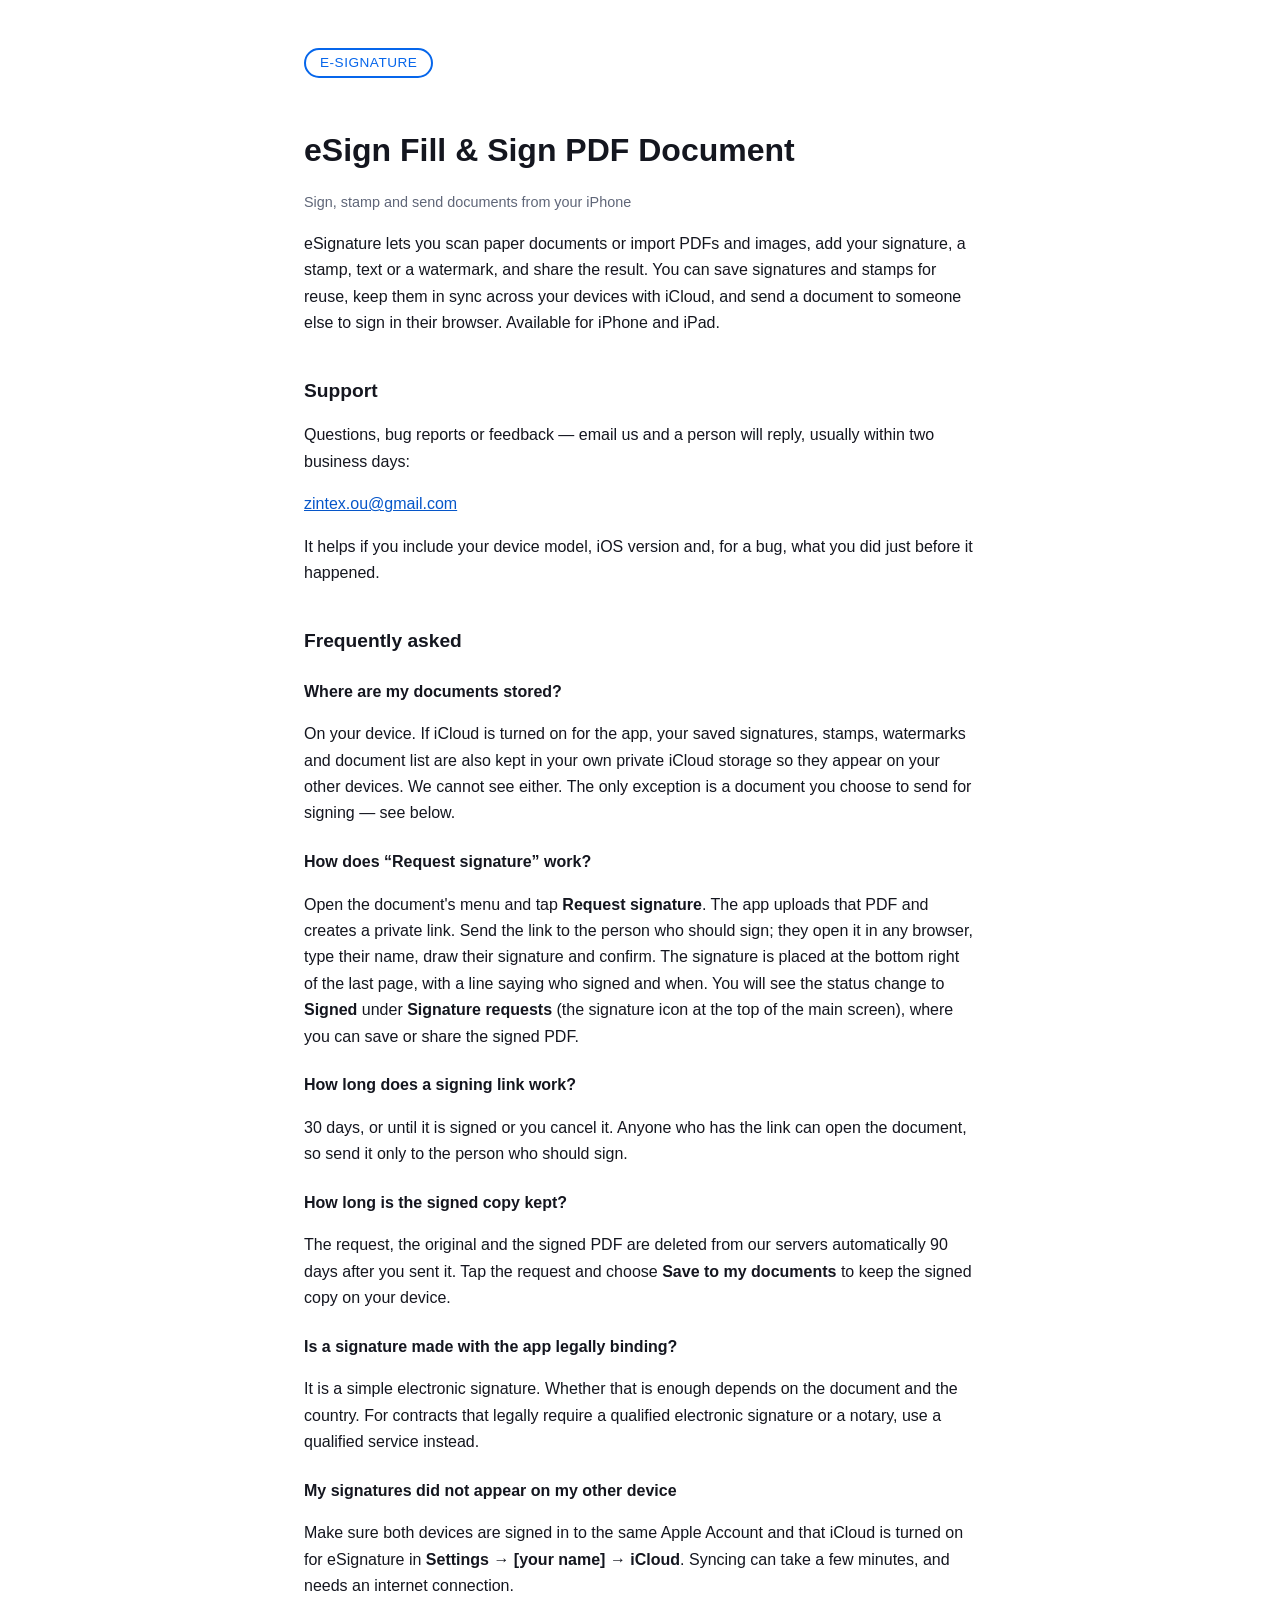
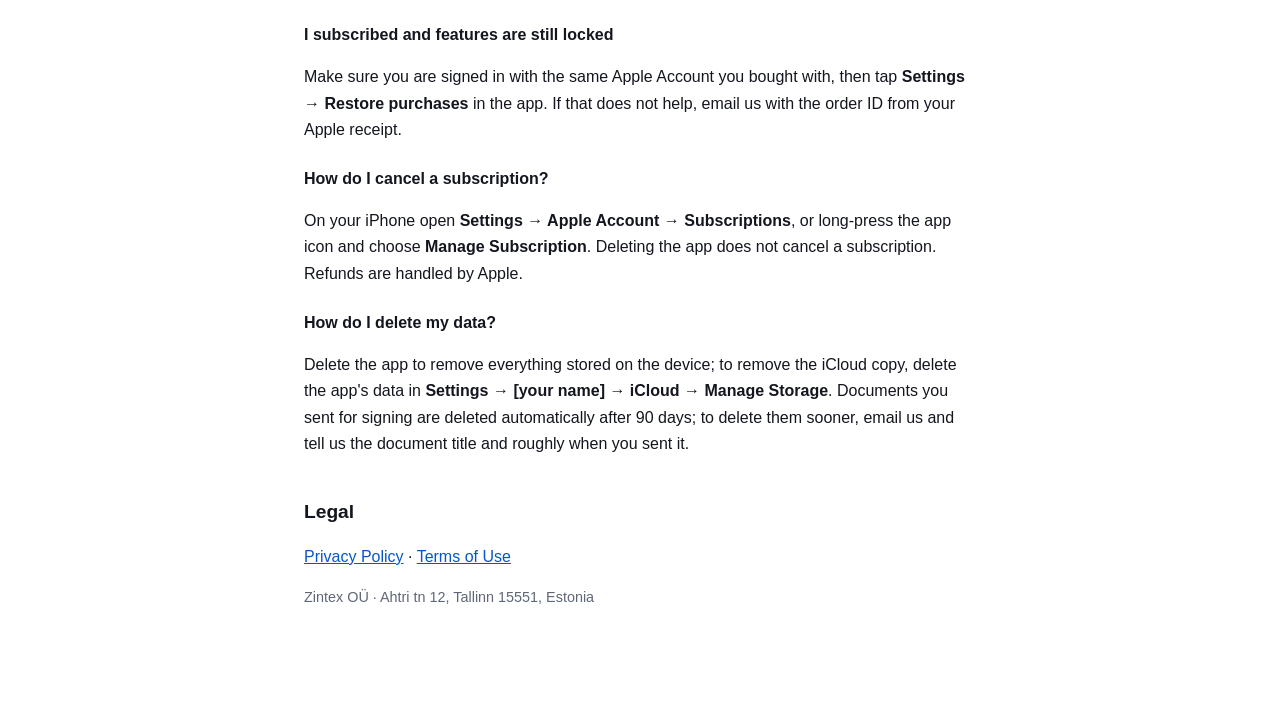
<file: index.html>
<!doctype html>
<html lang="en">
<head>
<meta charset="utf-8">
<meta name="viewport" content="width=device-width, initial-scale=1">
<title>eSignature — Support</title>
<link rel="stylesheet" href="style.css">
</head>
<body>
<div class="badge">E-SIGNATURE</div>
<h1>eSign Fill &amp; Sign PDF Document</h1>
<p class="muted">Sign, stamp and send documents from your iPhone</p>
<p>eSignature lets you scan paper documents or import PDFs and images, add your signature, a stamp, text or a watermark, and share the result. You can save signatures and stamps for reuse, keep them in sync across your devices with iCloud, and send a document to someone else to sign in their browser. Available for iPhone and iPad.</p>

<h2>Support</h2>
<p>Questions, bug reports or feedback — email us and a person will reply, usually within two business days:</p>
<p><a href="mailto:zintex.ou@gmail.com">zintex.ou@gmail.com</a></p>
<p>It helps if you include your device model, iOS version and, for a bug, what you did just before it happened.</p>

<h2>Frequently asked</h2>

<h3>Where are my documents stored?</h3>
<p>On your device. If iCloud is turned on for the app, your saved signatures, stamps, watermarks and document list are also kept in your own private iCloud storage so they appear on your other devices. We cannot see either. The only exception is a document you choose to send for signing — see below.</p>

<h3>How does “Request signature” work?</h3>
<p>Open the document's menu and tap <strong>Request signature</strong>. The app uploads that PDF and creates a private link. Send the link to the person who should sign; they open it in any browser, type their name, draw their signature and confirm. The signature is placed at the bottom right of the last page, with a line saying who signed and when. You will see the status change to <strong>Signed</strong> under <strong>Signature requests</strong> (the signature icon at the top of the main screen), where you can save or share the signed PDF.</p>

<h3>How long does a signing link work?</h3>
<p>30 days, or until it is signed or you cancel it. Anyone who has the link can open the document, so send it only to the person who should sign.</p>

<h3>How long is the signed copy kept?</h3>
<p>The request, the original and the signed PDF are deleted from our servers automatically 90 days after you sent it. Tap the request and choose <strong>Save to my documents</strong> to keep the signed copy on your device.</p>

<h3>Is a signature made with the app legally binding?</h3>
<p>It is a simple electronic signature. Whether that is enough depends on the document and the country. For contracts that legally require a qualified electronic signature or a notary, use a qualified service instead.</p>

<h3>My signatures did not appear on my other device</h3>
<p>Make sure both devices are signed in to the same Apple Account and that iCloud is turned on for eSignature in <strong>Settings → [your name] → iCloud</strong>. Syncing can take a few minutes, and needs an internet connection.</p>

<h3>I subscribed and features are still locked</h3>
<p>Make sure you are signed in with the same Apple Account you bought with, then tap <strong>Settings → Restore purchases</strong> in the app. If that does not help, email us with the order ID from your Apple receipt.</p>

<h3>How do I cancel a subscription?</h3>
<p>On your iPhone open <strong>Settings → Apple Account → Subscriptions</strong>, or long-press the app icon and choose <strong>Manage Subscription</strong>. Deleting the app does not cancel a subscription. Refunds are handled by Apple.</p>

<h3>How do I delete my data?</h3>
<p>Delete the app to remove everything stored on the device; to remove the iCloud copy, delete the app's data in <strong>Settings → [your name] → iCloud → Manage Storage</strong>. Documents you sent for signing are deleted automatically after 90 days; to delete them sooner, email us and tell us the document title and roughly when you sent it.</p>

<h2>Legal</h2>
<p><a href="privacy.html">Privacy Policy</a> · <a href="terms.html">Terms of Use</a></p>

<p class="muted">Zintex OÜ · Ahtri tn 12, Tallinn 15551, Estonia</p>
</body>
</html>
</file>
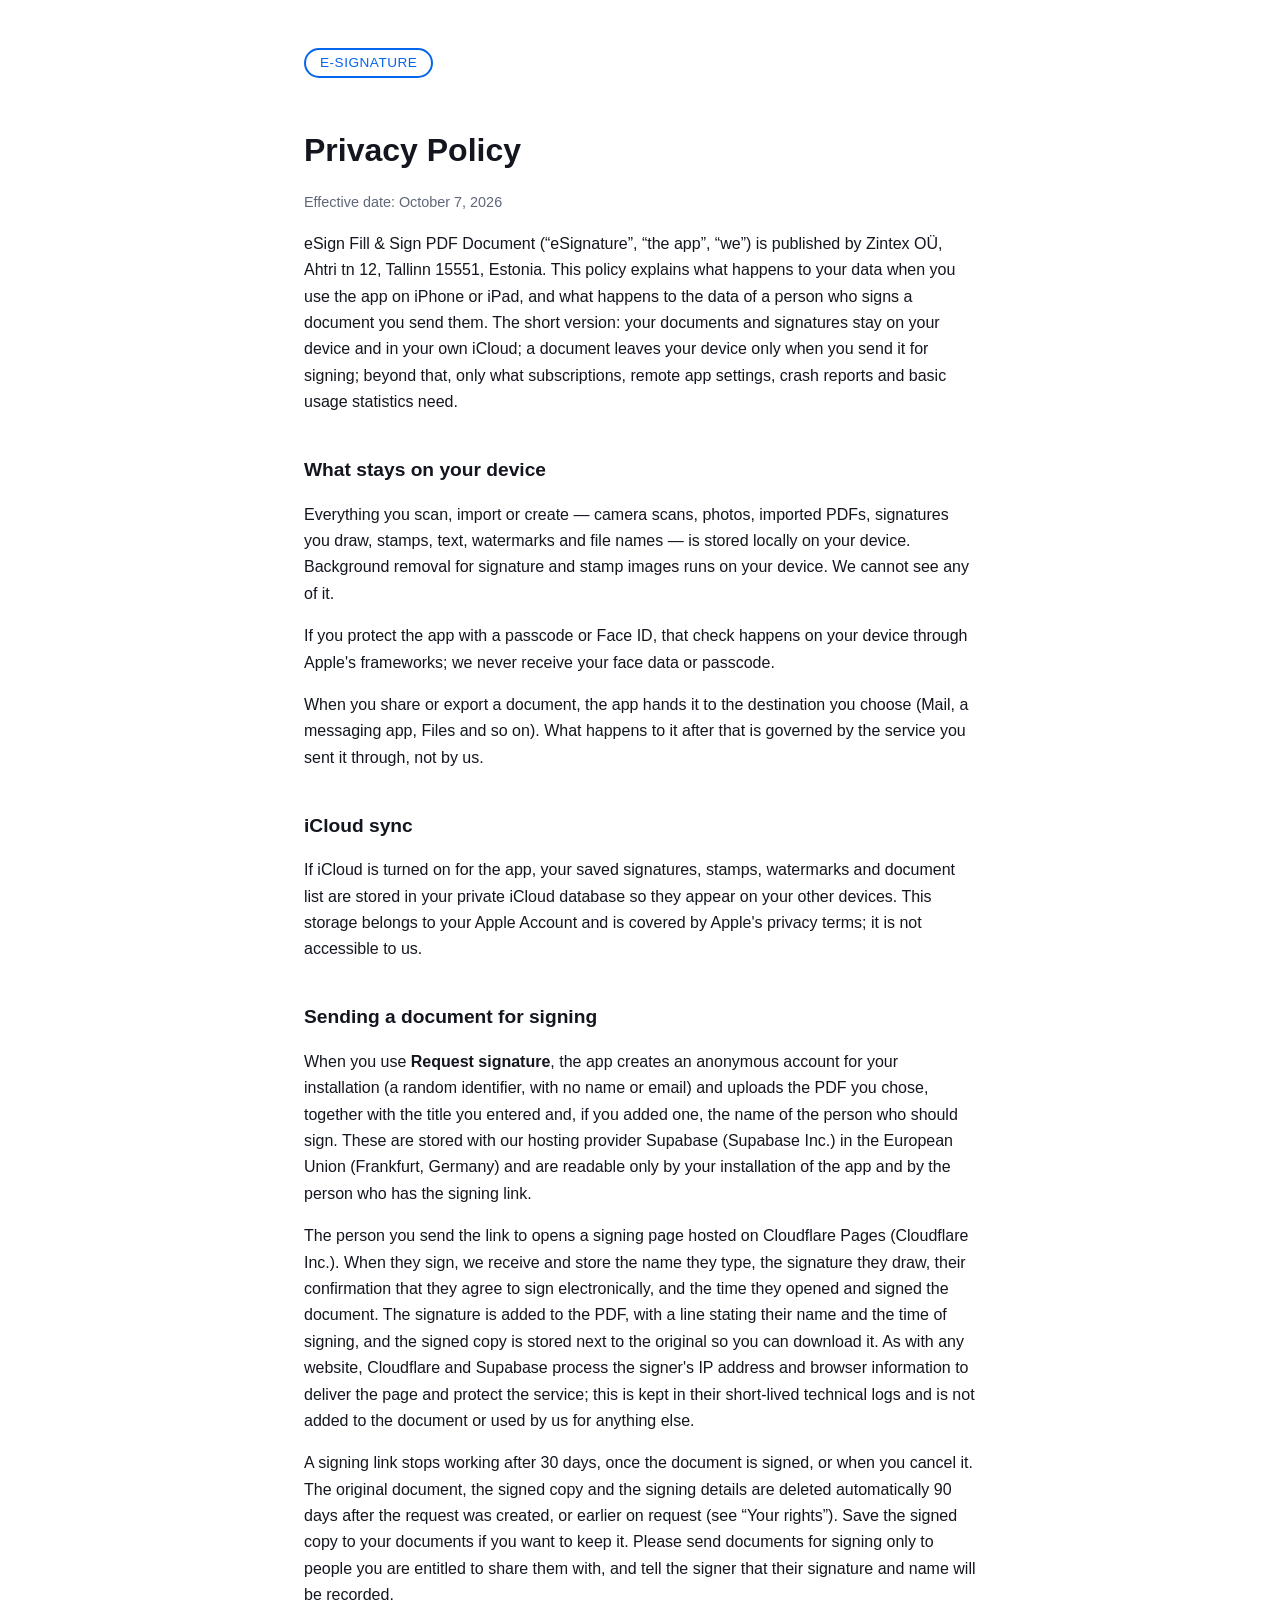
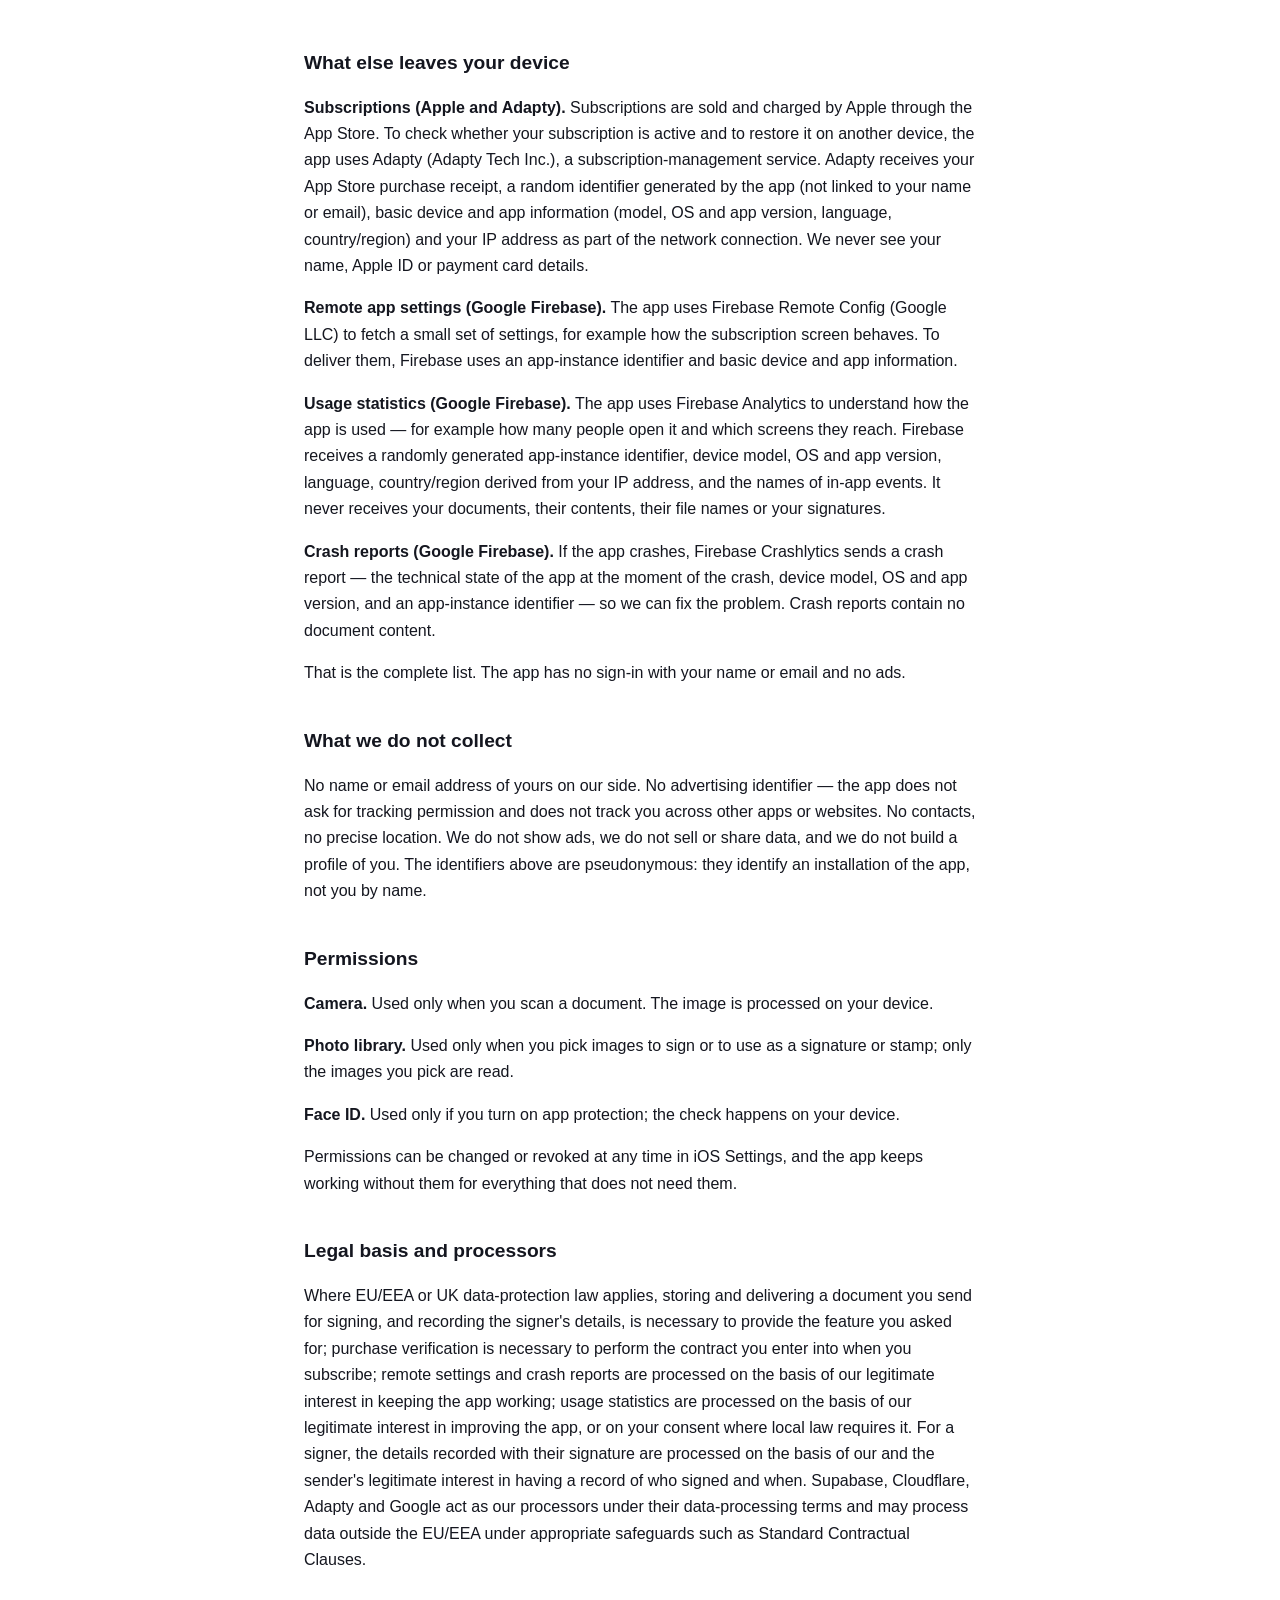
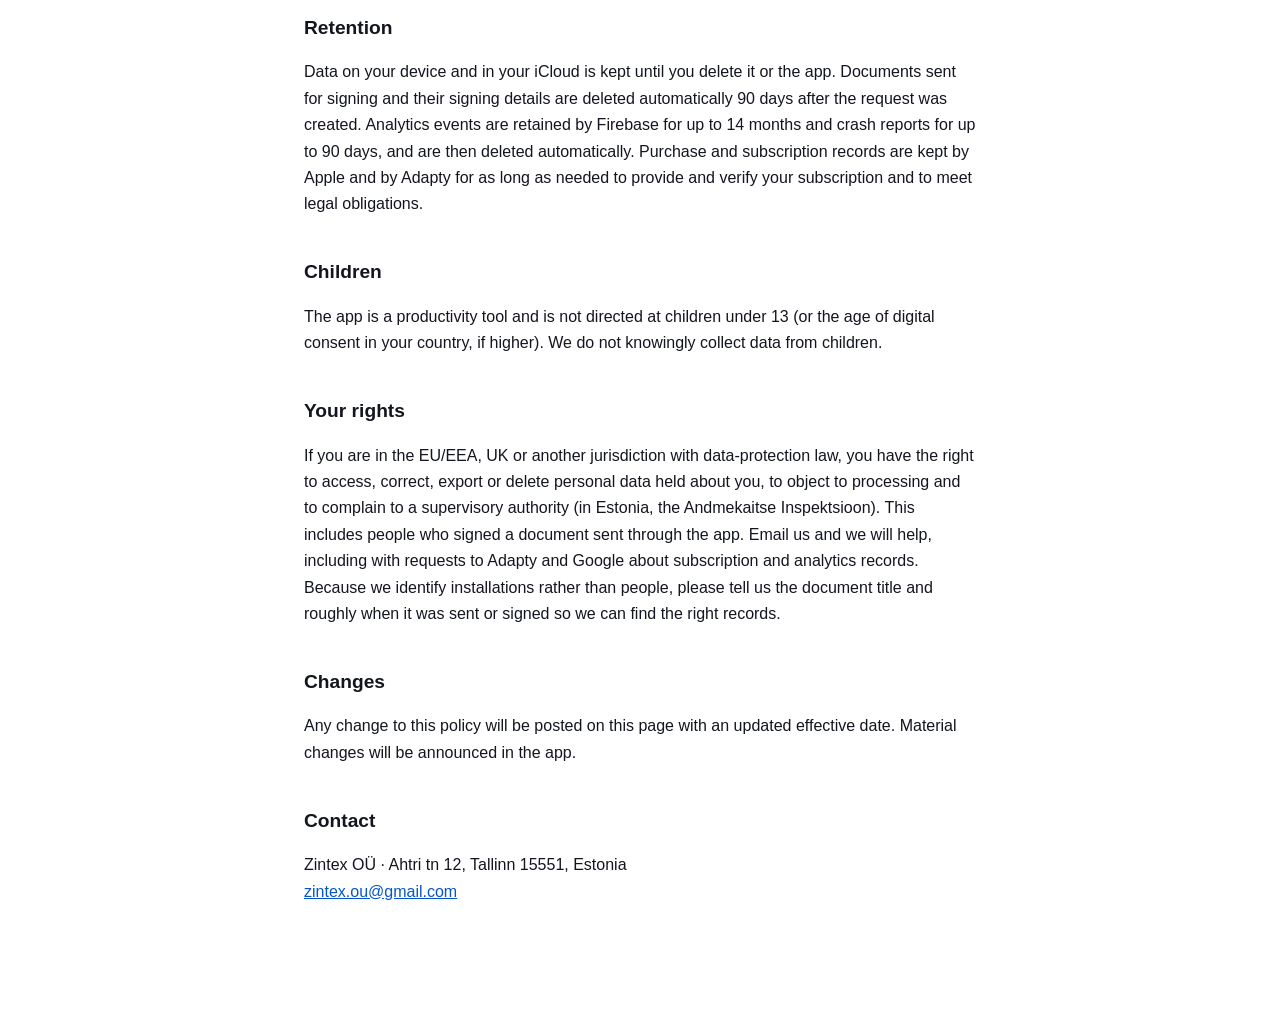
<file: privacy.html>
<!doctype html>
<html lang="en">
<head>
<meta charset="utf-8">
<meta name="viewport" content="width=device-width, initial-scale=1">
<title>eSignature — Privacy Policy</title>
<link rel="stylesheet" href="style.css">
</head>
<body>
<div class="badge">E-SIGNATURE</div>
<h1>Privacy Policy</h1>
<p class="muted">Effective date: October 7, 2026</p>

<p>eSign Fill &amp; Sign PDF Document (“eSignature”, “the app”, “we”) is published by Zintex OÜ, Ahtri tn 12, Tallinn 15551, Estonia. This policy explains what happens to your data when you use the app on iPhone or iPad, and what happens to the data of a person who signs a document you send them. The short version: your documents and signatures stay on your device and in your own iCloud; a document leaves your device only when you send it for signing; beyond that, only what subscriptions, remote app settings, crash reports and basic usage statistics need.</p>

<h2>What stays on your device</h2>
<p>Everything you scan, import or create — camera scans, photos, imported PDFs, signatures you draw, stamps, text, watermarks and file names — is stored locally on your device. Background removal for signature and stamp images runs on your device. We cannot see any of it.</p>
<p>If you protect the app with a passcode or Face ID, that check happens on your device through Apple's frameworks; we never receive your face data or passcode.</p>
<p>When you share or export a document, the app hands it to the destination you choose (Mail, a messaging app, Files and so on). What happens to it after that is governed by the service you sent it through, not by us.</p>

<h2>iCloud sync</h2>
<p>If iCloud is turned on for the app, your saved signatures, stamps, watermarks and document list are stored in your private iCloud database so they appear on your other devices. This storage belongs to your Apple Account and is covered by Apple's privacy terms; it is not accessible to us.</p>

<h2>Sending a document for signing</h2>
<p>When you use <strong>Request signature</strong>, the app creates an anonymous account for your installation (a random identifier, with no name or email) and uploads the PDF you chose, together with the title you entered and, if you added one, the name of the person who should sign. These are stored with our hosting provider Supabase (Supabase Inc.) in the European Union (Frankfurt, Germany) and are readable only by your installation of the app and by the person who has the signing link.</p>
<p>The person you send the link to opens a signing page hosted on Cloudflare Pages (Cloudflare Inc.). When they sign, we receive and store the name they type, the signature they draw, their confirmation that they agree to sign electronically, and the time they opened and signed the document. The signature is added to the PDF, with a line stating their name and the time of signing, and the signed copy is stored next to the original so you can download it. As with any website, Cloudflare and Supabase process the signer's IP address and browser information to deliver the page and protect the service; this is kept in their short-lived technical logs and is not added to the document or used by us for anything else.</p>
<p>A signing link stops working after 30 days, once the document is signed, or when you cancel it. The original document, the signed copy and the signing details are deleted automatically 90 days after the request was created, or earlier on request (see “Your rights”). Save the signed copy to your documents if you want to keep it. Please send documents for signing only to people you are entitled to share them with, and tell the signer that their signature and name will be recorded.</p>

<h2>What else leaves your device</h2>
<p><strong>Subscriptions (Apple and Adapty).</strong> Subscriptions are sold and charged by Apple through the App Store. To check whether your subscription is active and to restore it on another device, the app uses Adapty (Adapty Tech Inc.), a subscription-management service. Adapty receives your App Store purchase receipt, a random identifier generated by the app (not linked to your name or email), basic device and app information (model, OS and app version, language, country/region) and your IP address as part of the network connection. We never see your name, Apple ID or payment card details.</p>
<p><strong>Remote app settings (Google Firebase).</strong> The app uses Firebase Remote Config (Google LLC) to fetch a small set of settings, for example how the subscription screen behaves. To deliver them, Firebase uses an app-instance identifier and basic device and app information.</p>
<p><strong>Usage statistics (Google Firebase).</strong> The app uses Firebase Analytics to understand how the app is used — for example how many people open it and which screens they reach. Firebase receives a randomly generated app-instance identifier, device model, OS and app version, language, country/region derived from your IP address, and the names of in-app events. It never receives your documents, their contents, their file names or your signatures.</p>
<p><strong>Crash reports (Google Firebase).</strong> If the app crashes, Firebase Crashlytics sends a crash report — the technical state of the app at the moment of the crash, device model, OS and app version, and an app-instance identifier — so we can fix the problem. Crash reports contain no document content.</p>
<p>That is the complete list. The app has no sign-in with your name or email and no ads.</p>

<h2>What we do not collect</h2>
<p>No name or email address of yours on our side. No advertising identifier — the app does not ask for tracking permission and does not track you across other apps or websites. No contacts, no precise location. We do not show ads, we do not sell or share data, and we do not build a profile of you. The identifiers above are pseudonymous: they identify an installation of the app, not you by name.</p>

<h2>Permissions</h2>
<p><strong>Camera.</strong> Used only when you scan a document. The image is processed on your device.</p>
<p><strong>Photo library.</strong> Used only when you pick images to sign or to use as a signature or stamp; only the images you pick are read.</p>
<p><strong>Face ID.</strong> Used only if you turn on app protection; the check happens on your device.</p>
<p>Permissions can be changed or revoked at any time in iOS Settings, and the app keeps working without them for everything that does not need them.</p>

<h2>Legal basis and processors</h2>
<p>Where EU/EEA or UK data-protection law applies, storing and delivering a document you send for signing, and recording the signer's details, is necessary to provide the feature you asked for; purchase verification is necessary to perform the contract you enter into when you subscribe; remote settings and crash reports are processed on the basis of our legitimate interest in keeping the app working; usage statistics are processed on the basis of our legitimate interest in improving the app, or on your consent where local law requires it. For a signer, the details recorded with their signature are processed on the basis of our and the sender's legitimate interest in having a record of who signed and when. Supabase, Cloudflare, Adapty and Google act as our processors under their data-processing terms and may process data outside the EU/EEA under appropriate safeguards such as Standard Contractual Clauses.</p>

<h2>Retention</h2>
<p>Data on your device and in your iCloud is kept until you delete it or the app. Documents sent for signing and their signing details are deleted automatically 90 days after the request was created. Analytics events are retained by Firebase for up to 14 months and crash reports for up to 90 days, and are then deleted automatically. Purchase and subscription records are kept by Apple and by Adapty for as long as needed to provide and verify your subscription and to meet legal obligations.</p>

<h2>Children</h2>
<p>The app is a productivity tool and is not directed at children under 13 (or the age of digital consent in your country, if higher). We do not knowingly collect data from children.</p>

<h2>Your rights</h2>
<p>If you are in the EU/EEA, UK or another jurisdiction with data-protection law, you have the right to access, correct, export or delete personal data held about you, to object to processing and to complain to a supervisory authority (in Estonia, the Andmekaitse Inspektsioon). This includes people who signed a document sent through the app. Email us and we will help, including with requests to Adapty and Google about subscription and analytics records. Because we identify installations rather than people, please tell us the document title and roughly when it was sent or signed so we can find the right records.</p>

<h2>Changes</h2>
<p>Any change to this policy will be posted on this page with an updated effective date. Material changes will be announced in the app.</p>

<h2>Contact</h2>
<p>Zintex OÜ · Ahtri tn 12, Tallinn 15551, Estonia<br>
<a href="mailto:zintex.ou@gmail.com">zintex.ou@gmail.com</a></p>
</body>
</html>
</file>
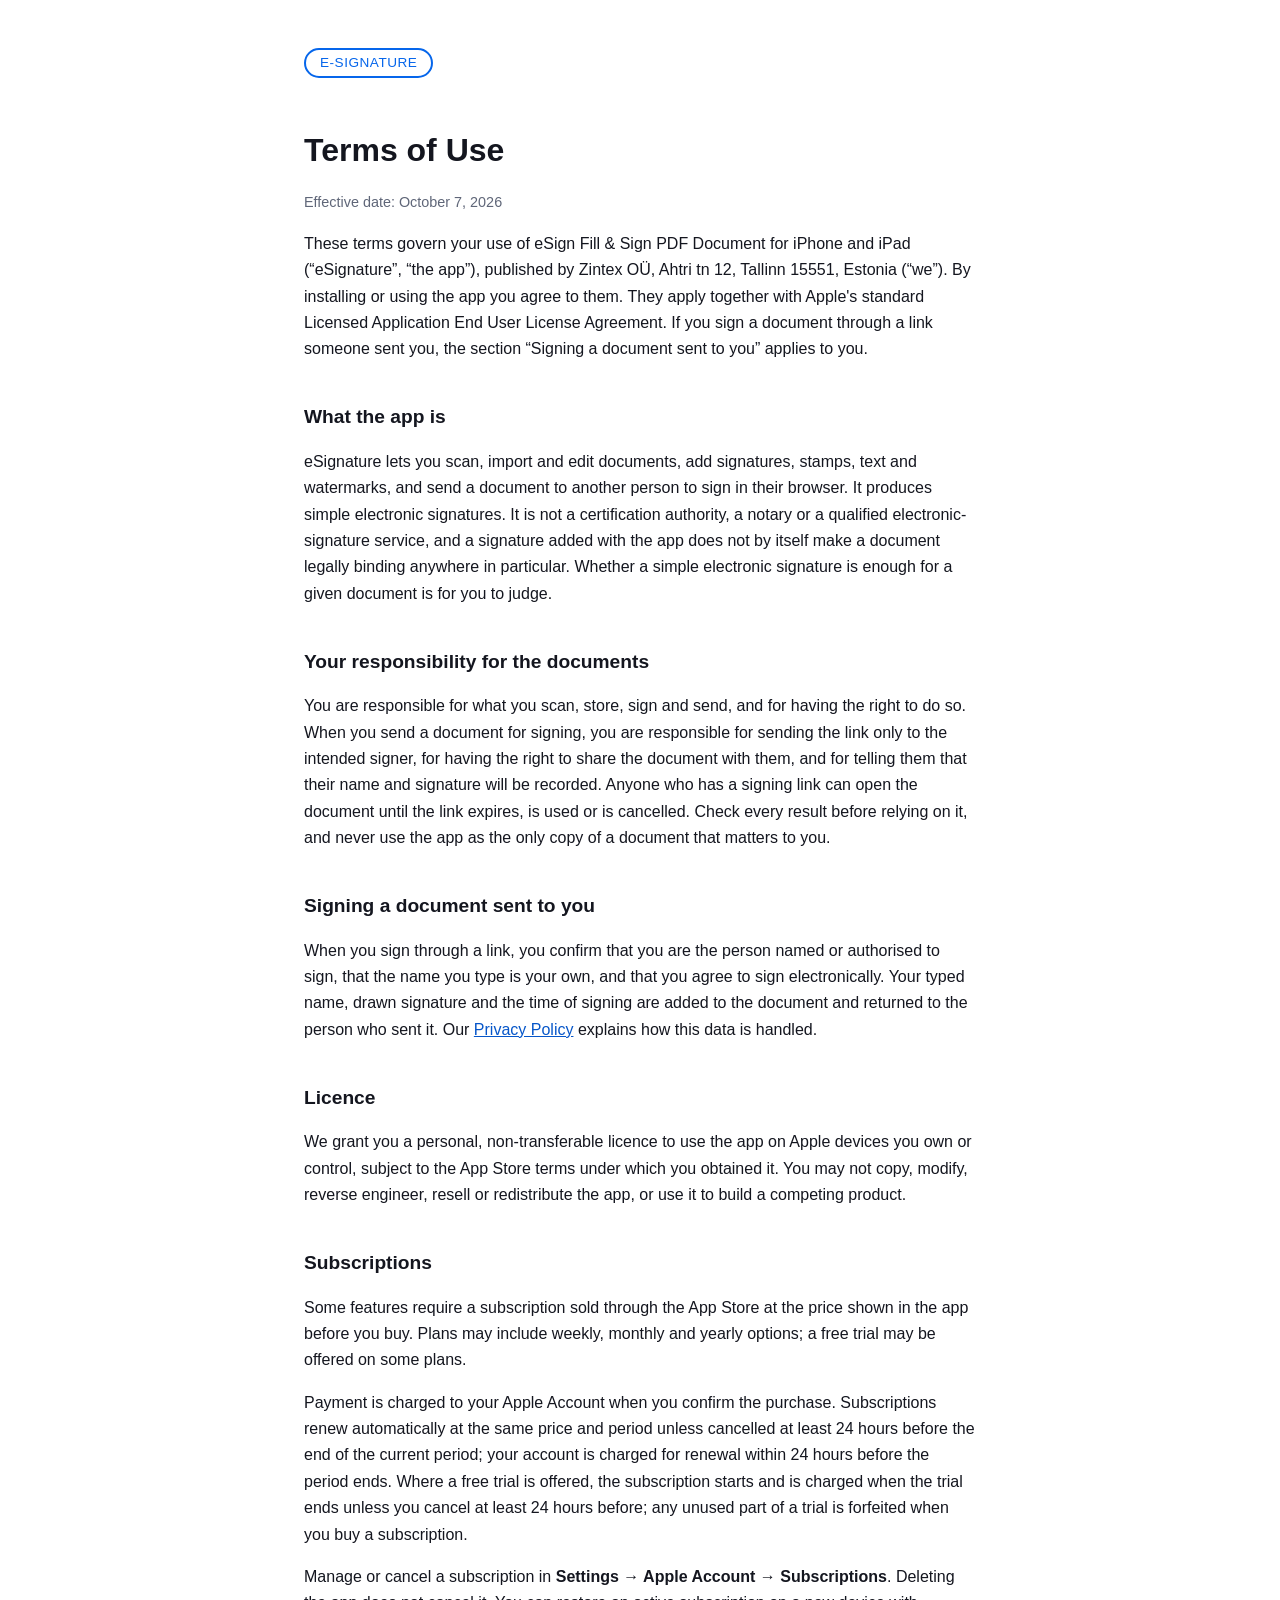
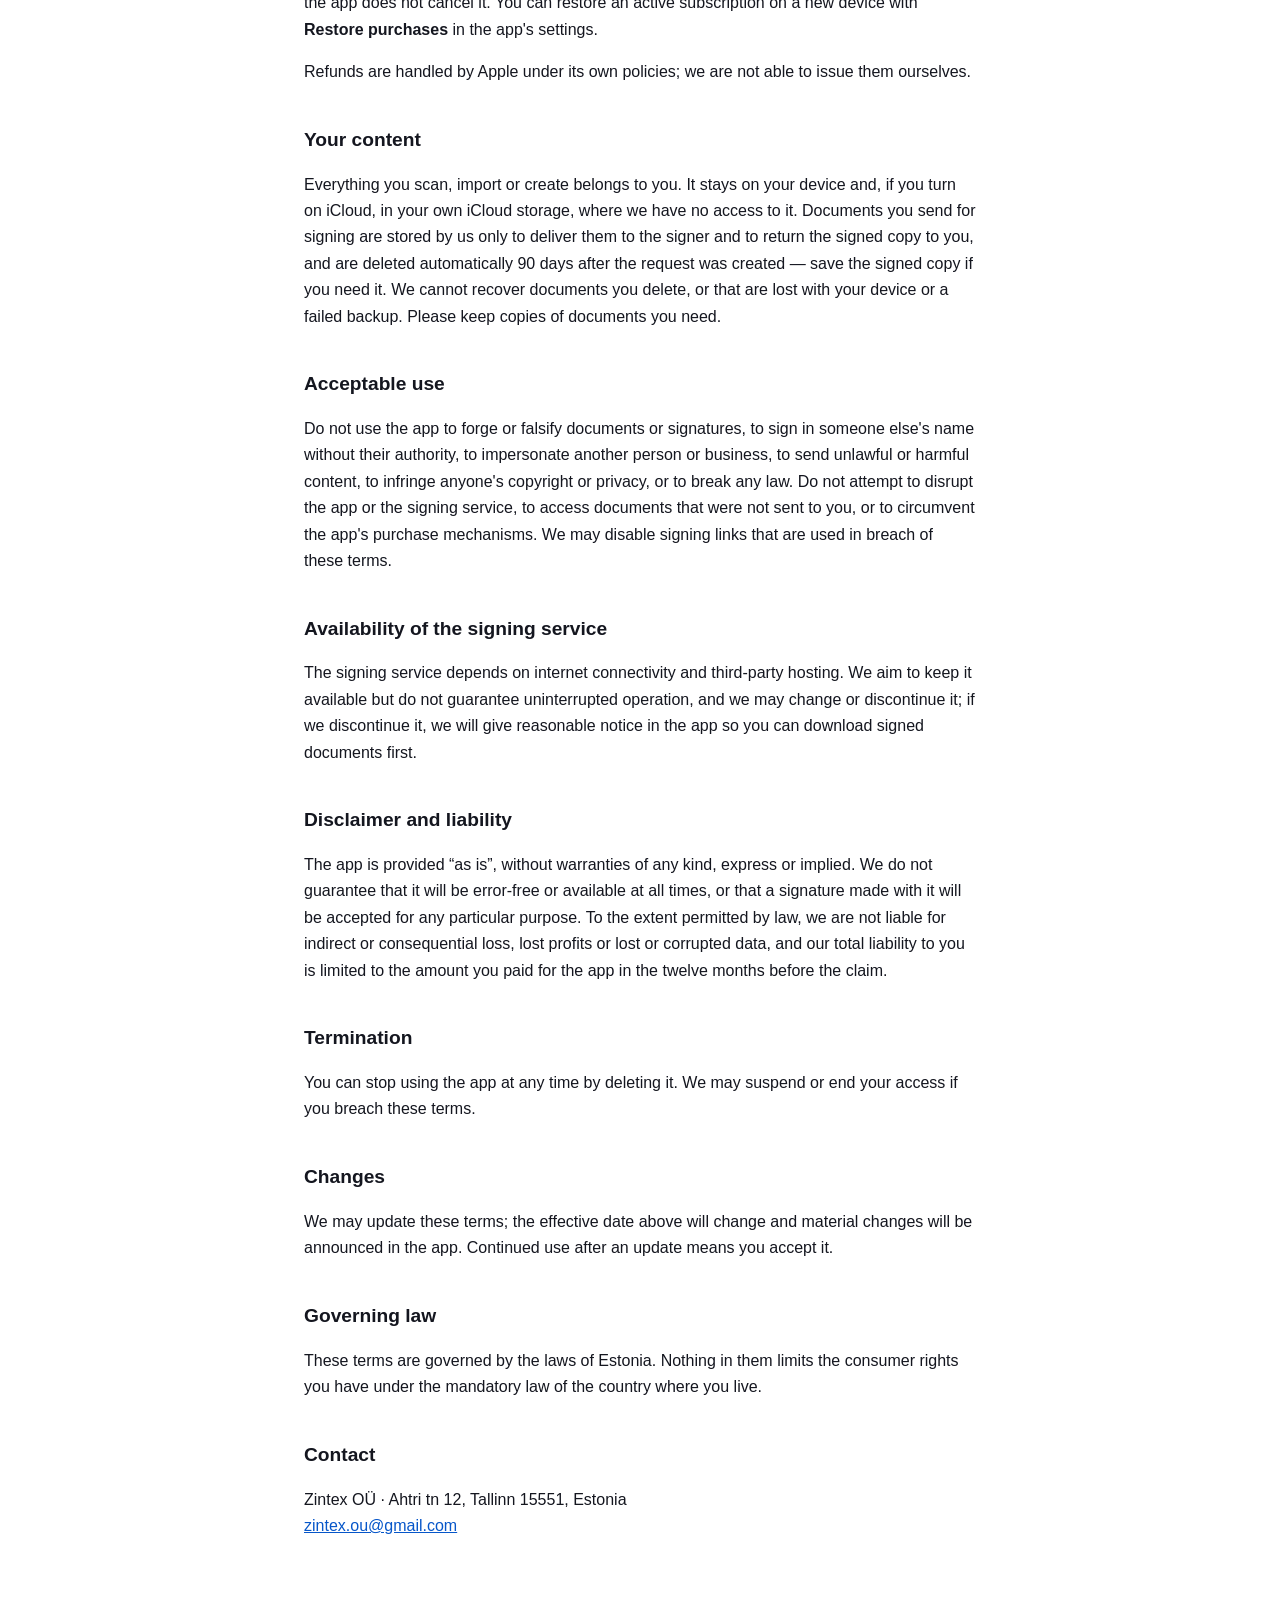
<file: terms.html>
<!doctype html>
<html lang="en">
<head>
<meta charset="utf-8">
<meta name="viewport" content="width=device-width, initial-scale=1">
<title>eSignature — Terms of Use</title>
<link rel="stylesheet" href="style.css">
</head>
<body>
<div class="badge">E-SIGNATURE</div>
<h1>Terms of Use</h1>
<p class="muted">Effective date: October 7, 2026</p>

<p>These terms govern your use of eSign Fill &amp; Sign PDF Document for iPhone and iPad (“eSignature”, “the app”), published by Zintex OÜ, Ahtri tn 12, Tallinn 15551, Estonia (“we”). By installing or using the app you agree to them. They apply together with Apple's standard Licensed Application End User License Agreement. If you sign a document through a link someone sent you, the section “Signing a document sent to you” applies to you.</p>

<h2>What the app is</h2>
<p>eSignature lets you scan, import and edit documents, add signatures, stamps, text and watermarks, and send a document to another person to sign in their browser. It produces simple electronic signatures. It is not a certification authority, a notary or a qualified electronic-signature service, and a signature added with the app does not by itself make a document legally binding anywhere in particular. Whether a simple electronic signature is enough for a given document is for you to judge.</p>

<h2>Your responsibility for the documents</h2>
<p>You are responsible for what you scan, store, sign and send, and for having the right to do so. When you send a document for signing, you are responsible for sending the link only to the intended signer, for having the right to share the document with them, and for telling them that their name and signature will be recorded. Anyone who has a signing link can open the document until the link expires, is used or is cancelled. Check every result before relying on it, and never use the app as the only copy of a document that matters to you.</p>

<h2>Signing a document sent to you</h2>
<p>When you sign through a link, you confirm that you are the person named or authorised to sign, that the name you type is your own, and that you agree to sign electronically. Your typed name, drawn signature and the time of signing are added to the document and returned to the person who sent it. Our <a href="privacy.html">Privacy Policy</a> explains how this data is handled.</p>

<h2>Licence</h2>
<p>We grant you a personal, non-transferable licence to use the app on Apple devices you own or control, subject to the App Store terms under which you obtained it. You may not copy, modify, reverse engineer, resell or redistribute the app, or use it to build a competing product.</p>

<h2>Subscriptions</h2>
<p>Some features require a subscription sold through the App Store at the price shown in the app before you buy. Plans may include weekly, monthly and yearly options; a free trial may be offered on some plans.</p>
<p>Payment is charged to your Apple Account when you confirm the purchase. Subscriptions renew automatically at the same price and period unless cancelled at least 24 hours before the end of the current period; your account is charged for renewal within 24 hours before the period ends. Where a free trial is offered, the subscription starts and is charged when the trial ends unless you cancel at least 24 hours before; any unused part of a trial is forfeited when you buy a subscription.</p>
<p>Manage or cancel a subscription in <strong>Settings → Apple Account → Subscriptions</strong>. Deleting the app does not cancel it. You can restore an active subscription on a new device with <strong>Restore purchases</strong> in the app's settings.</p>
<p>Refunds are handled by Apple under its own policies; we are not able to issue them ourselves.</p>

<h2>Your content</h2>
<p>Everything you scan, import or create belongs to you. It stays on your device and, if you turn on iCloud, in your own iCloud storage, where we have no access to it. Documents you send for signing are stored by us only to deliver them to the signer and to return the signed copy to you, and are deleted automatically 90 days after the request was created — save the signed copy if you need it. We cannot recover documents you delete, or that are lost with your device or a failed backup. Please keep copies of documents you need.</p>

<h2>Acceptable use</h2>
<p>Do not use the app to forge or falsify documents or signatures, to sign in someone else's name without their authority, to impersonate another person or business, to send unlawful or harmful content, to infringe anyone's copyright or privacy, or to break any law. Do not attempt to disrupt the app or the signing service, to access documents that were not sent to you, or to circumvent the app's purchase mechanisms. We may disable signing links that are used in breach of these terms.</p>

<h2>Availability of the signing service</h2>
<p>The signing service depends on internet connectivity and third-party hosting. We aim to keep it available but do not guarantee uninterrupted operation, and we may change or discontinue it; if we discontinue it, we will give reasonable notice in the app so you can download signed documents first.</p>

<h2>Disclaimer and liability</h2>
<p>The app is provided “as is”, without warranties of any kind, express or implied. We do not guarantee that it will be error-free or available at all times, or that a signature made with it will be accepted for any particular purpose. To the extent permitted by law, we are not liable for indirect or consequential loss, lost profits or lost or corrupted data, and our total liability to you is limited to the amount you paid for the app in the twelve months before the claim.</p>

<h2>Termination</h2>
<p>You can stop using the app at any time by deleting it. We may suspend or end your access if you breach these terms.</p>

<h2>Changes</h2>
<p>We may update these terms; the effective date above will change and material changes will be announced in the app. Continued use after an update means you accept it.</p>

<h2>Governing law</h2>
<p>These terms are governed by the laws of Estonia. Nothing in them limits the consumer rights you have under the mandatory law of the country where you live.</p>

<h2>Contact</h2>
<p>Zintex OÜ · Ahtri tn 12, Tallinn 15551, Estonia<br>
<a href="mailto:zintex.ou@gmail.com">zintex.ou@gmail.com</a></p>
</body>
</html>
</file>
<file: style.css>
:root { color-scheme: light dark; }
* { box-sizing: border-box; }
body {
  font-family: -apple-system, BlinkMacSystemFont, 'Segoe UI', Roboto, Helvetica, Arial, sans-serif;
  background: #ffffff; color: #14161f;
  max-width: 720px; margin: 0 auto; padding: 48px 24px 96px;
  line-height: 1.65;
}
@media (prefers-color-scheme: dark) {
  body { background: #0b0e14; color: #f5f7fa; }
  a { color: #7fb0ff; }
  .muted { color: #8b93a7; }
  .badge { border-color: #0666eb; color: #7fb0ff; }
}
h1 { font-size: 2rem; margin-bottom: 0.2em; }
h2 { font-size: 1.2rem; margin-top: 2em; }
h3 { font-size: 1rem; margin-top: 1.4em; }
a { color: #0656c9; }
.muted { color: #5f6678; font-size: 0.9rem; }
.badge {
  display: inline-block; border: 2px solid #0666eb; color: #0666eb;
  border-radius: 999px; padding: 2px 14px; font-size: 0.85rem;
  letter-spacing: 0.5px; margin-bottom: 24px;
}
</file>
